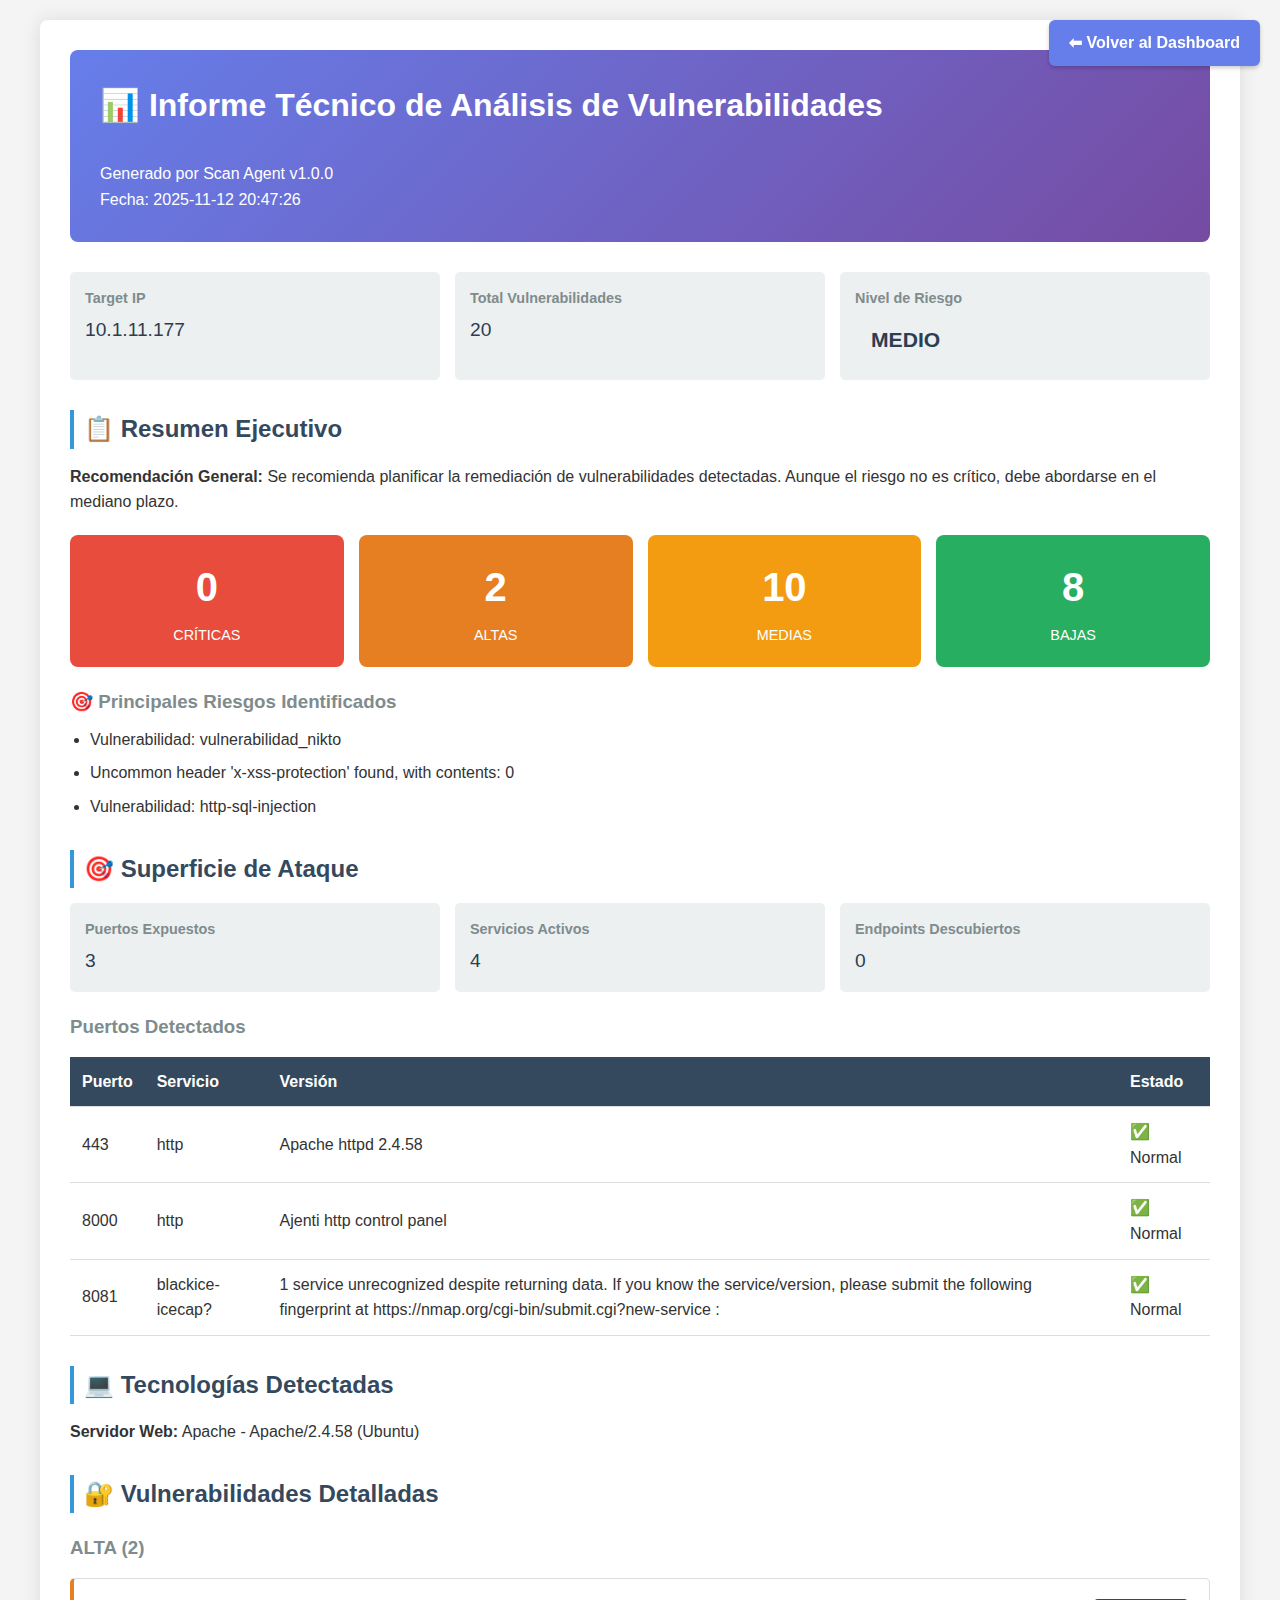
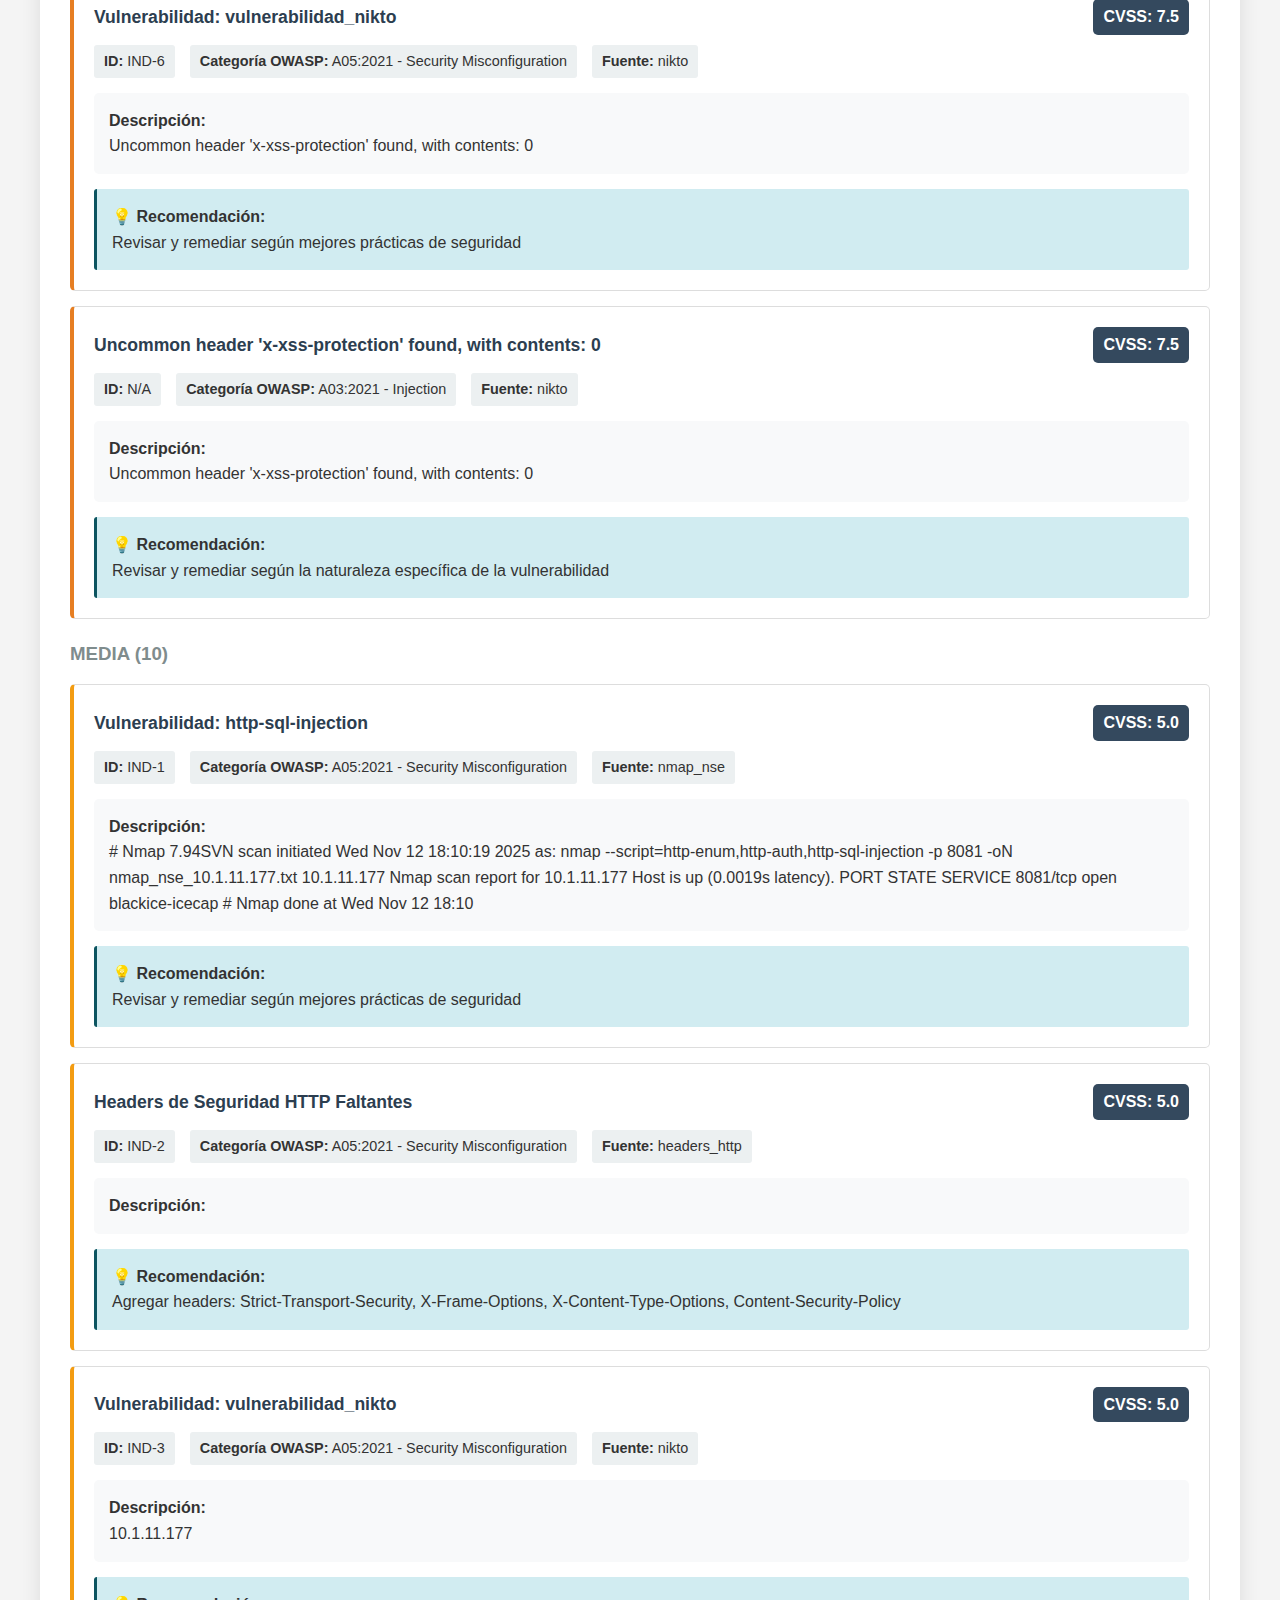
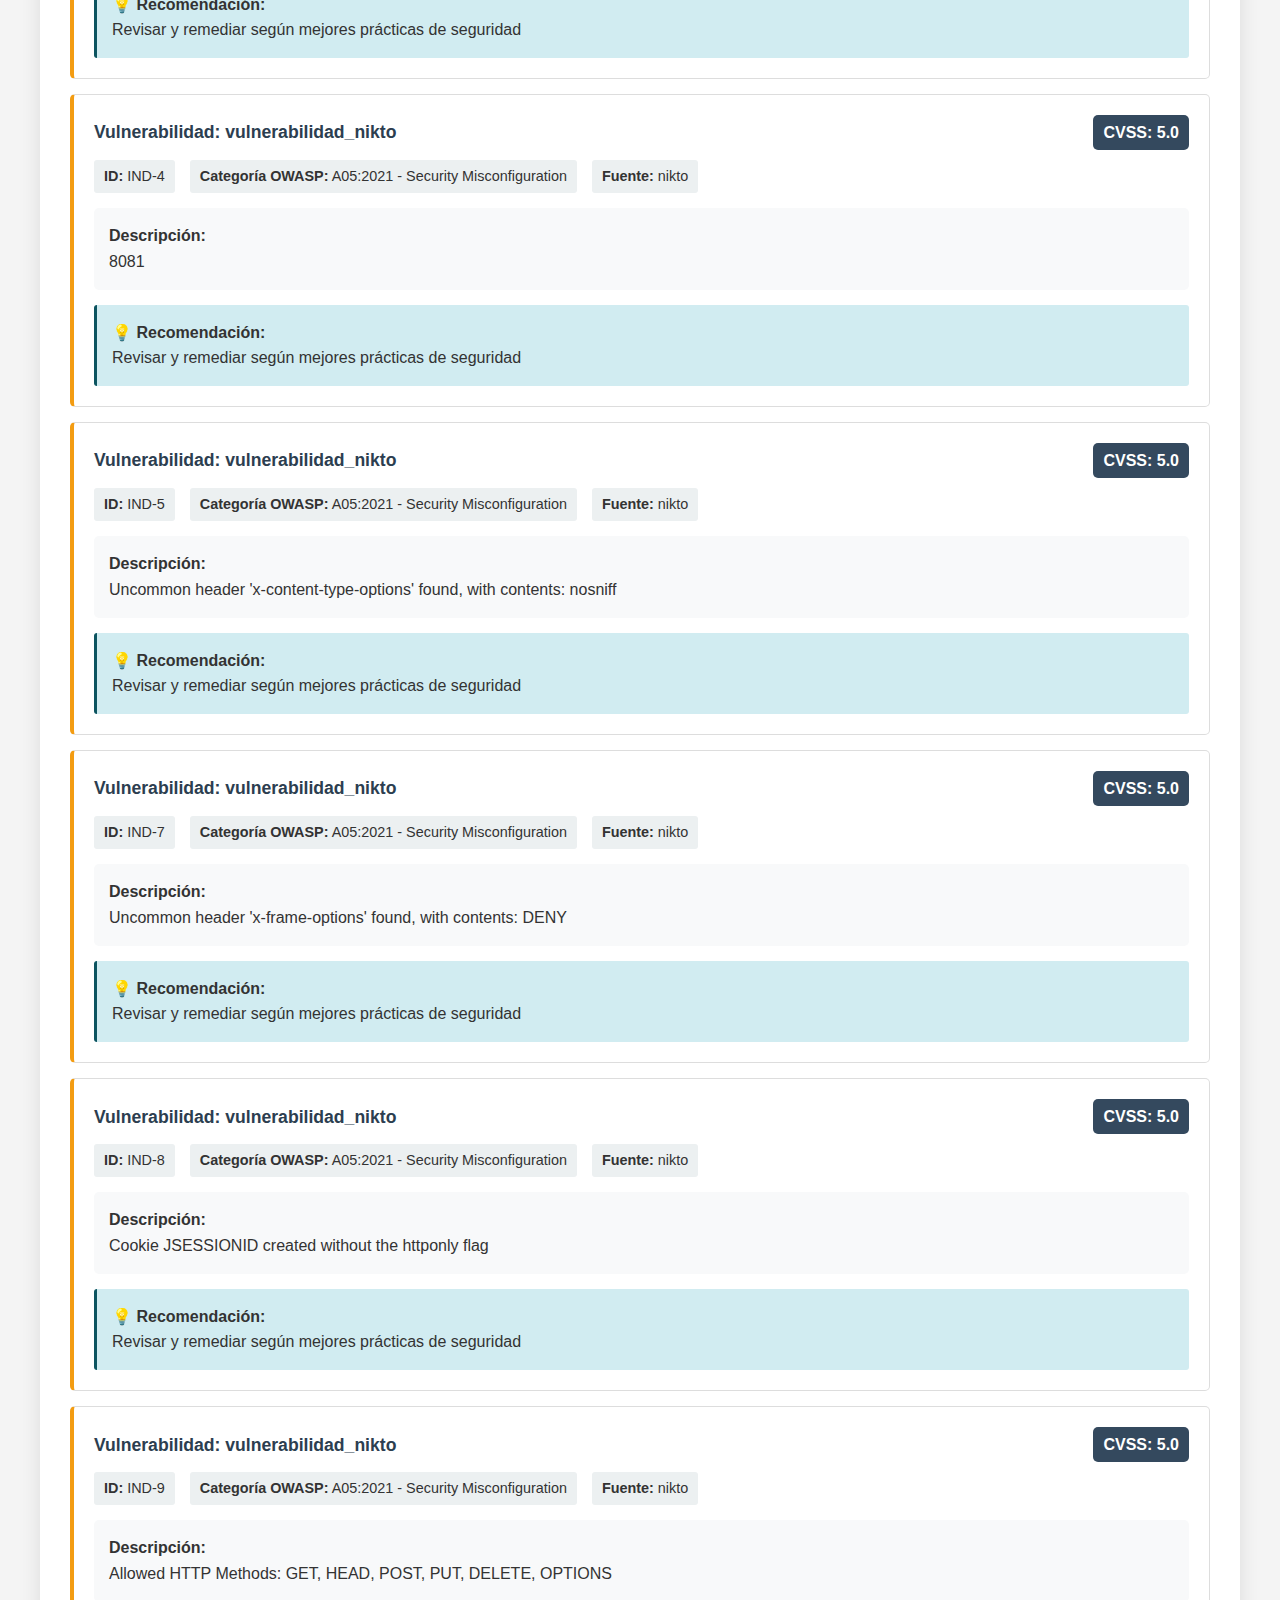
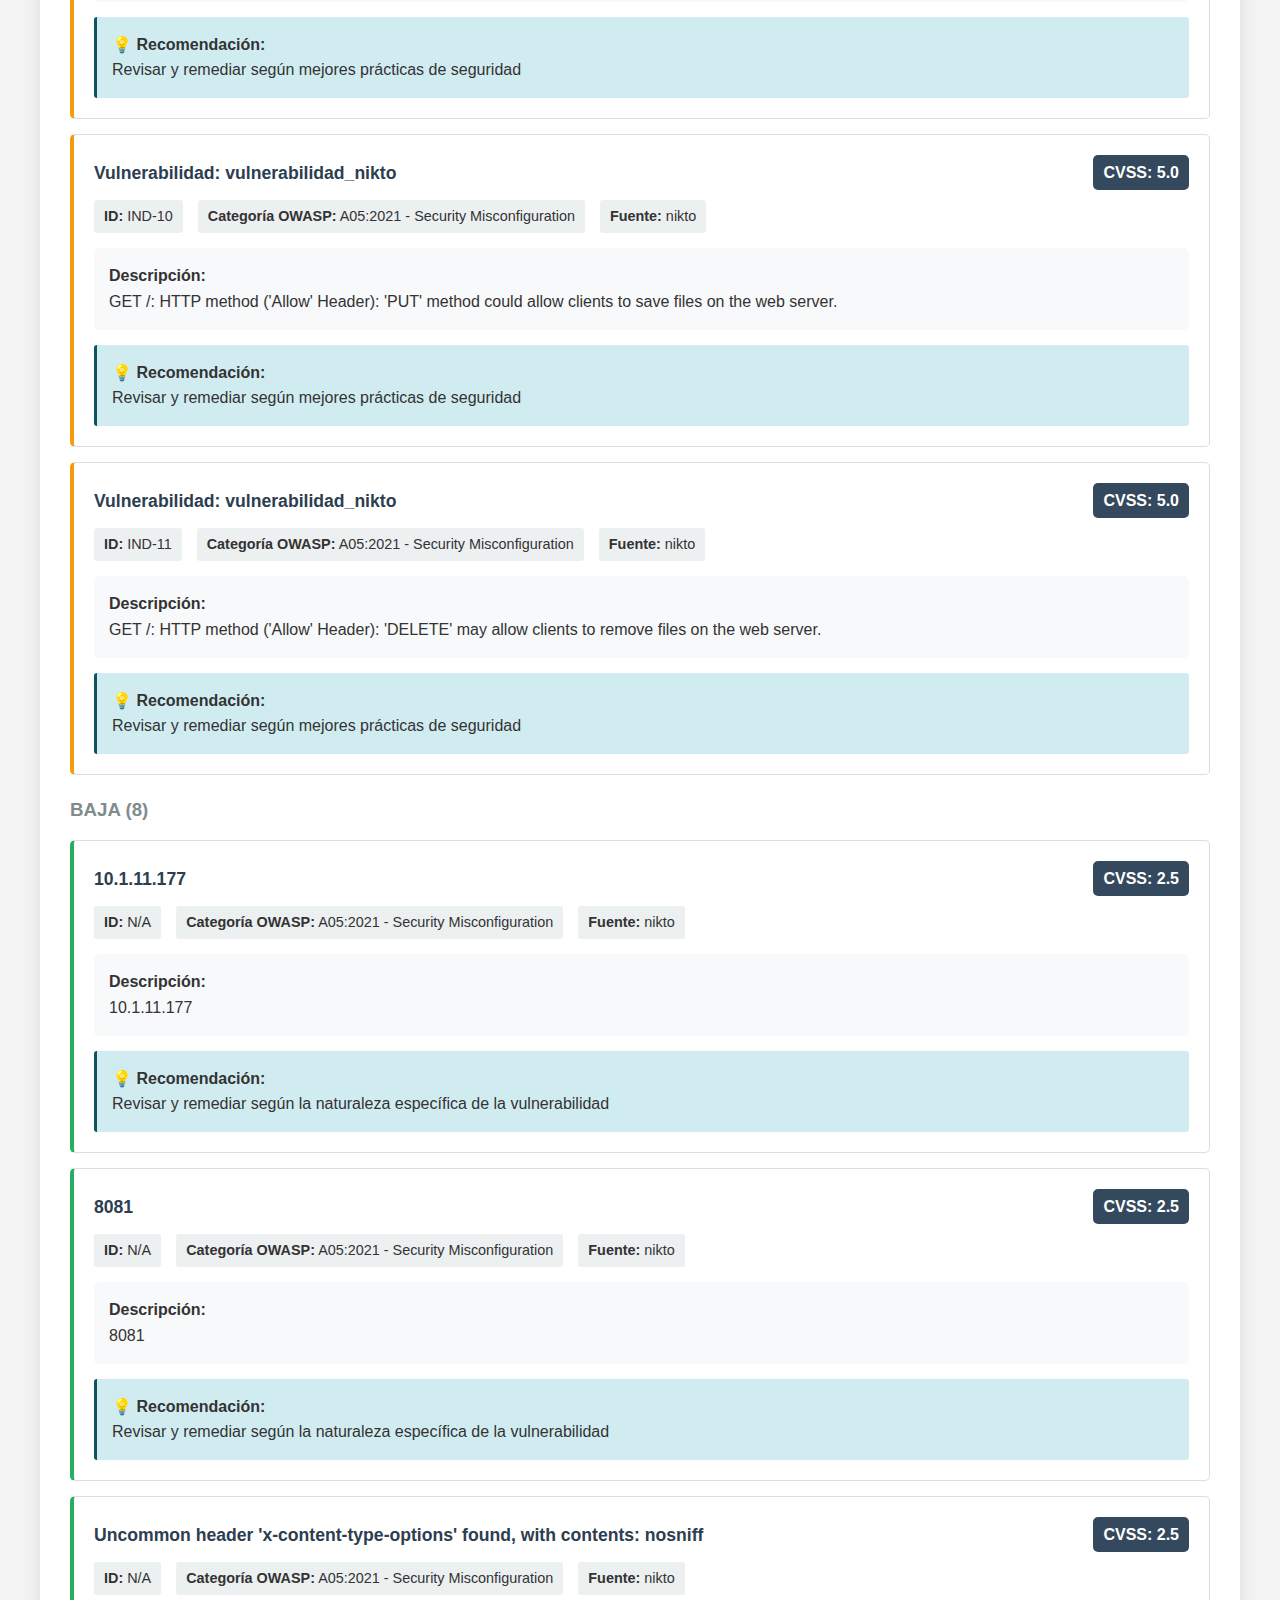
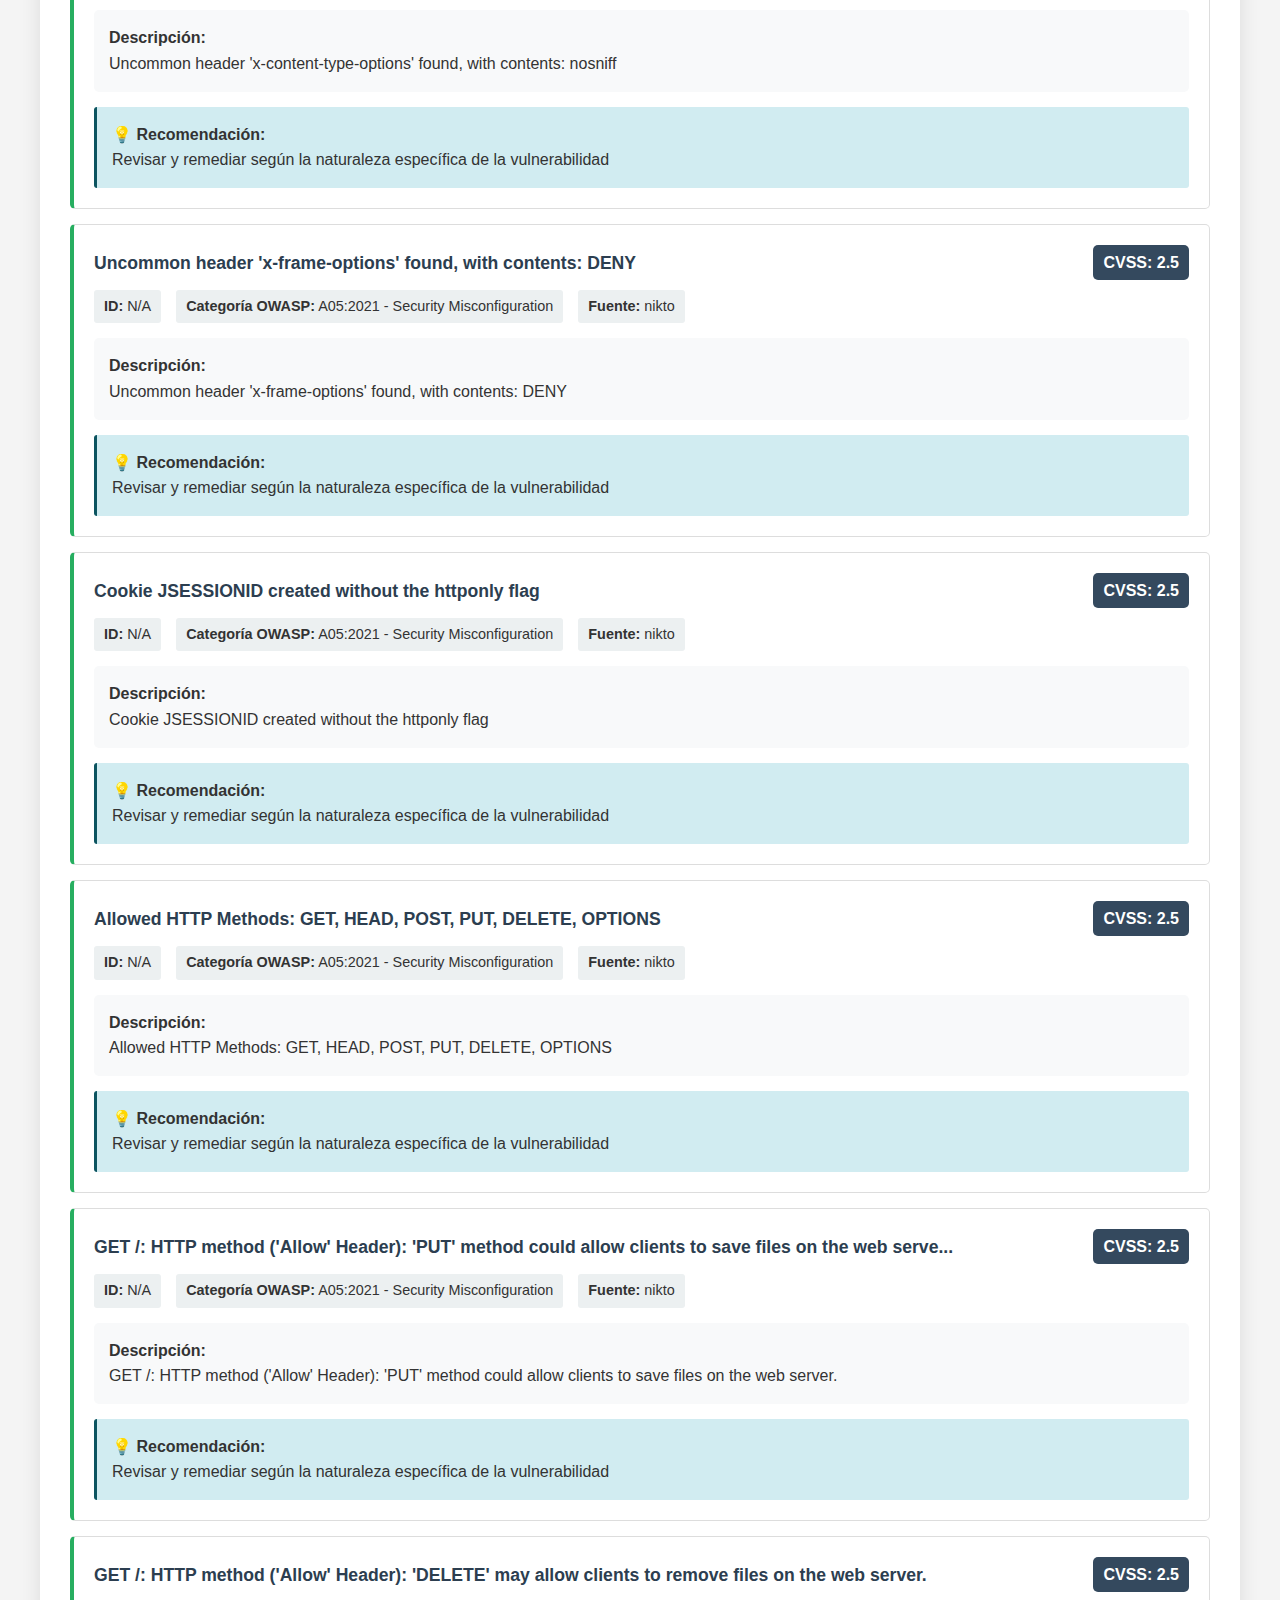
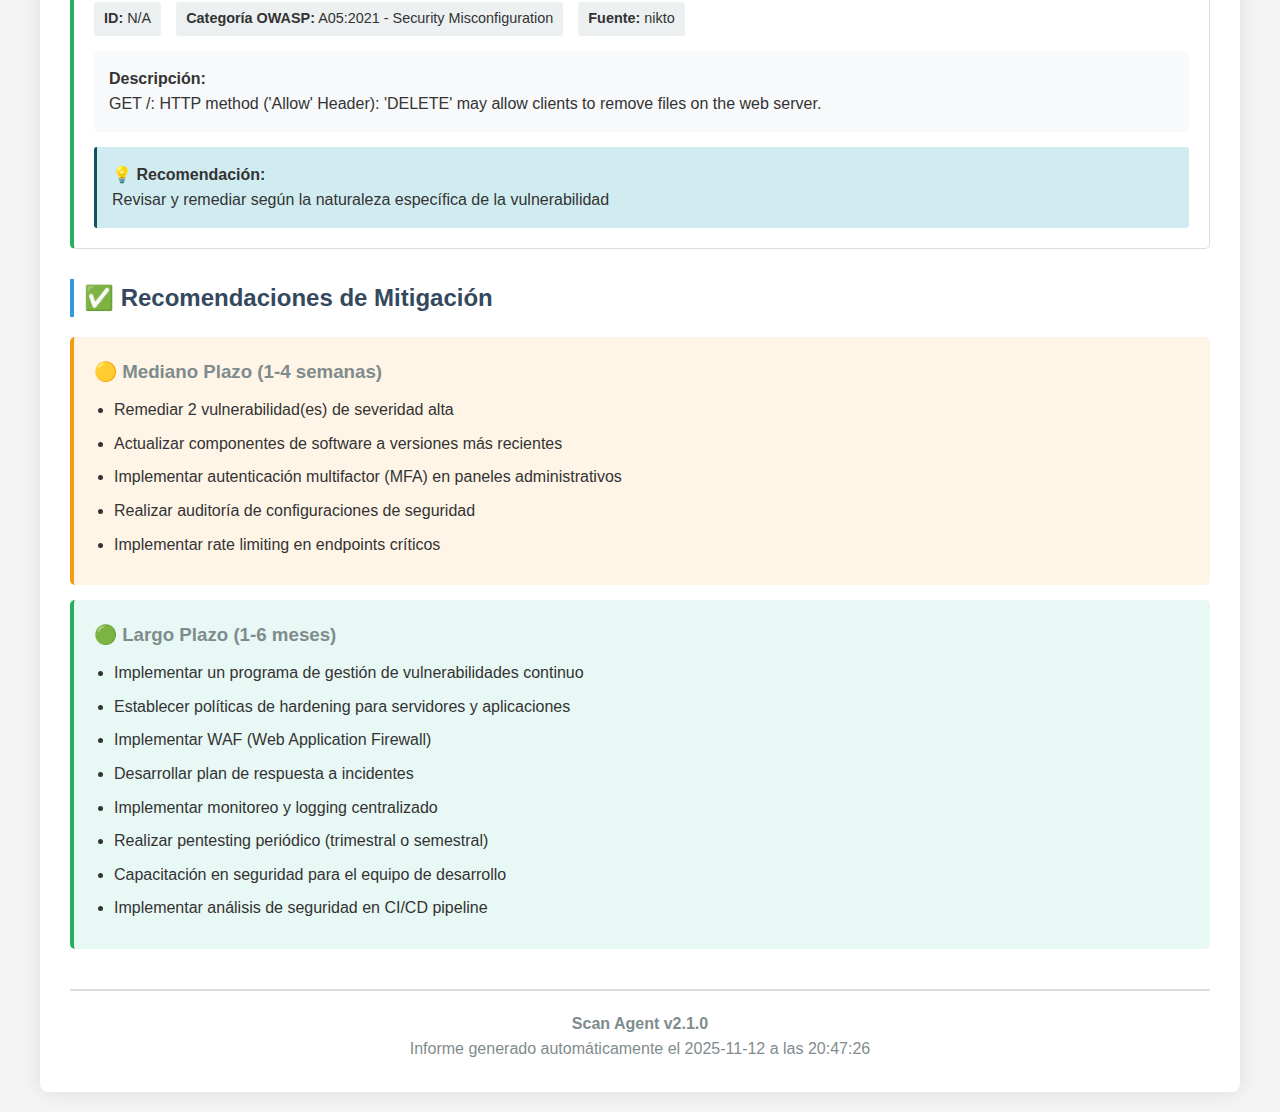
<file: examples/ejemplo_informe_tecnico.html>
<!DOCTYPE html>
<html lang="es">
<head>
    <meta charset="UTF-8">
    <meta name="viewport" content="width=device-width, initial-scale=1.0">
    <title>Informe de Vulnerabilidades - 10.1.11.177</title>
    <style>
        * {
            margin: 0;
            padding: 0;
            box-sizing: border-box;
        }
        body {
            font-family: 'Segoe UI', Tahoma, Geneva, Verdana, sans-serif;
            line-height: 1.6;
            color: #333;
            background: #f4f4f4;
            padding: 20px;
        }
        .dashboard-link {
            position: fixed;
            top: 20px;
            right: 20px;
            background: #667eea;
            color: white;
            padding: 10px 20px;
            border-radius: 6px;
            text-decoration: none;
            font-weight: bold;
            box-shadow: 0 2px 4px rgba(0,0,0,0.2);
            transition: all 0.3s;
            z-index: 1000;
        }
        .dashboard-link:hover {
            background: #5568d3;
            transform: translateY(-2px);
            box-shadow: 0 4px 8px rgba(0,0,0,0.3);
        }
        .container {
            max-width: 1200px;
            margin: 0 auto;
            background: white;
            padding: 30px;
            box-shadow: 0 0 20px rgba(0,0,0,0.1);
            border-radius: 8px;
        }
        h1 {
            color: #2c3e50;
            border-bottom: 4px solid #3498db;
            padding-bottom: 10px;
            margin-bottom: 20px;
        }
        h2 {
            color: #34495e;
            margin-top: 30px;
            margin-bottom: 15px;
            border-left: 4px solid #3498db;
            padding-left: 10px;
        }
        h3 {
            color: #7f8c8d;
            margin-top: 20px;
            margin-bottom: 10px;
        }
        .header {
            background: linear-gradient(135deg, #667eea 0%, #764ba2 100%);
            color: white;
            padding: 30px;
            border-radius: 8px;
            margin-bottom: 30px;
        }
        .header h1 {
            color: white;
            border: none;
        }
        .metadata {
            display: grid;
            grid-template-columns: repeat(auto-fit, minmax(200px, 1fr));
            gap: 15px;
            margin-bottom: 20px;
        }
        .metadata-item {
            background: #ecf0f1;
            padding: 15px;
            border-radius: 5px;
        }
        .metadata-label {
            font-weight: bold;
            color: #7f8c8d;
            font-size: 0.9em;
        }
        .metadata-value {
            font-size: 1.2em;
            color: #2c3e50;
            margin-top: 5px;
        }
        .risk-badge {
            display: inline-block;
            padding: 8px 16px;
            border-radius: 20px;
            font-weight: bold;
            font-size: 1.1em;
        }
        .risk-critico {
            background: #e74c3c;
            color: white;
        }
        .risk-alto {
            background: #e67e22;
            color: white;
        }
        .risk-medio {
            background: #f39c12;
            color: white;
        }
        .risk-bajo {
            background: #27ae60;
            color: white;
        }
        .stats {
            display: grid;
            grid-template-columns: repeat(auto-fit, minmax(150px, 1fr));
            gap: 15px;
            margin: 20px 0;
        }
        .stat-box {
            background: #3498db;
            color: white;
            padding: 20px;
            border-radius: 8px;
            text-align: center;
        }
        .stat-box.critica { background: #e74c3c; }
        .stat-box.alta { background: #e67e22; }
        .stat-box.media { background: #f39c12; }
        .stat-box.baja { background: #27ae60; }
        .stat-number {
            font-size: 2.5em;
            font-weight: bold;
        }
        .stat-label {
            font-size: 0.9em;
            margin-top: 5px;
        }
        .vulnerability {
            background: #fff;
            border: 1px solid #ddd;
            border-left: 4px solid #3498db;
            padding: 20px;
            margin: 15px 0;
            border-radius: 5px;
        }
        .vulnerability.critica { border-left-color: #e74c3c; }
        .vulnerability.alta { border-left-color: #e67e22; }
        .vulnerability.media { border-left-color: #f39c12; }
        .vulnerability.baja { border-left-color: #27ae60; }
        .vuln-header {
            display: flex;
            justify-content: space-between;
            align-items: center;
            margin-bottom: 10px;
        }
        .vuln-title {
            font-weight: bold;
            font-size: 1.1em;
            color: #2c3e50;
        }
        .cvss-score {
            background: #34495e;
            color: white;
            padding: 5px 10px;
            border-radius: 5px;
            font-weight: bold;
        }
        .vuln-meta {
            display: flex;
            gap: 15px;
            margin: 10px 0;
            flex-wrap: wrap;
        }
        .vuln-meta span {
            background: #ecf0f1;
            padding: 5px 10px;
            border-radius: 3px;
            font-size: 0.9em;
        }
        .vuln-description {
            margin: 15px 0;
            padding: 15px;
            background: #f8f9fa;
            border-radius: 5px;
        }
        .vuln-recommendation {
            margin-top: 15px;
            padding: 15px;
            background: #d1ecf1;
            border-left: 3px solid #0c5460;
            border-radius: 3px;
        }
        .recommendations {
            margin: 20px 0;
        }
        .rec-section {
            margin: 15px 0;
            padding: 20px;
            border-radius: 5px;
        }
        .rec-section.corto { background: #fee; border-left: 4px solid #e74c3c; }
        .rec-section.mediano { background: #fef5e7; border-left: 4px solid #f39c12; }
        .rec-section.largo { background: #e8f8f5; border-left: 4px solid #27ae60; }
        .rec-section h3 {
            margin-top: 0;
        }
        ul {
            margin-left: 20px;
            margin-top: 10px;
        }
        li {
            margin: 8px 0;
        }
        .port-table, .tech-table {
            width: 100%;
            border-collapse: collapse;
            margin: 15px 0;
        }
        .port-table th, .port-table td, .tech-table th, .tech-table td {
            padding: 12px;
            text-align: left;
            border-bottom: 1px solid #ddd;
        }
        .port-table th, .tech-table th {
            background: #34495e;
            color: white;
        }
        .port-table tr:hover, .tech-table tr:hover {
            background: #f5f5f5;
        }
        .critical-port {
            background: #ffe6e6 !important;
        }
        .footer {
            margin-top: 40px;
            padding-top: 20px;
            border-top: 2px solid #ddd;
            text-align: center;
            color: #7f8c8d;
        }
    </style>
</head>
<body>
    <div class="container">
        <div class="header">
            <h1>📊 Informe Técnico de Análisis de Vulnerabilidades</h1>
            <p>Generado por Scan Agent v1.0.0</p>
            <p>Fecha: 2025-11-12 20:47:26</p>
        </div>

        <div class="metadata">
            <div class="metadata-item">
                <div class="metadata-label">Target IP</div>
                <div class="metadata-value">10.1.11.177</div>
            </div>
            <div class="metadata-item">
                <div class="metadata-label">Total Vulnerabilidades</div>
                <div class="metadata-value">20</div>
            </div>
            <div class="metadata-item">
                <div class="metadata-label">Nivel de Riesgo</div>
                <div class="metadata-value">
                    <span class="risk-badge risk-amarillo">
                        MEDIO
                    </span>
                </div>
            </div>
        </div>

        <h2>📋 Resumen Ejecutivo</h2>
        <p><strong>Recomendación General:</strong> Se recomienda planificar la remediación de vulnerabilidades detectadas. Aunque el riesgo no es crítico, debe abordarse en el mediano plazo.</p>
        
        <div class="stats">
            <div class="stat-box critica">
                <div class="stat-number">0</div>
                <div class="stat-label">CRÍTICAS</div>
            </div>
            <div class="stat-box alta">
                <div class="stat-number">2</div>
                <div class="stat-label">ALTAS</div>
            </div>
            <div class="stat-box media">
                <div class="stat-number">10</div>
                <div class="stat-label">MEDIAS</div>
            </div>
            <div class="stat-box baja">
                <div class="stat-number">8</div>
                <div class="stat-label">BAJAS</div>
            </div>
        </div>

        <h3>🎯 Principales Riesgos Identificados</h3><ul><li>Vulnerabilidad: vulnerabilidad_nikto</li><li>Uncommon header 'x-xss-protection' found, with contents: 0</li><li>Vulnerabilidad: http-sql-injection</li></ul>

        <h2>🎯 Superficie de Ataque</h2>
        <div class="metadata">
            <div class="metadata-item">
                <div class="metadata-label">Puertos Expuestos</div>
                <div class="metadata-value">3</div>
            </div>
            <div class="metadata-item">
                <div class="metadata-label">Servicios Activos</div>
                <div class="metadata-value">4</div>
            </div>
            <div class="metadata-item">
                <div class="metadata-label">Endpoints Descubiertos</div>
                <div class="metadata-value">0</div>
            </div>
        </div>

        <h3>Puertos Detectados</h3><table class="port-table"><thead><tr><th>Puerto</th><th>Servicio</th><th>Versión</th><th>Estado</th></tr></thead><tbody><tr class=""><td>443</td><td>http</td><td>Apache httpd 2.4.58</td><td>✅ Normal</td></tr><tr class=""><td>8000</td><td>http</td><td>Ajenti http control panel</td><td>✅ Normal</td></tr><tr class=""><td>8081</td><td>blackice-icecap?</td><td>1 service unrecognized despite returning data. If you know the service/version, please submit the following fingerprint at https://nmap.org/cgi-bin/submit.cgi?new-service :</td><td>✅ Normal</td></tr></tbody></table>
        

        <h2>💻 Tecnologías Detectadas</h2>
        <p><strong>Servidor Web:</strong> Apache - Apache/2.4.58 (Ubuntu)</p>

        <h2>🔐 Vulnerabilidades Detalladas</h2>
        <h3>ALTA (2)</h3><div class="vulnerability alta"><div class="vuln-header"><div class="vuln-title">Vulnerabilidad: vulnerabilidad_nikto</div><div class="cvss-score">CVSS: 7.5</div></div><div class="vuln-meta"><span><strong>ID:</strong> IND-6</span><span><strong>Categoría OWASP:</strong> A05:2021 - Security Misconfiguration</span><span><strong>Fuente:</strong> nikto</span></div><div class="vuln-description"><strong>Descripción:</strong><br>Uncommon header 'x-xss-protection' found, with contents: 0</div><div class="vuln-recommendation"><strong>💡 Recomendación:</strong><br>Revisar y remediar según mejores prácticas de seguridad</div></div><div class="vulnerability alta"><div class="vuln-header"><div class="vuln-title">Uncommon header 'x-xss-protection' found, with contents: 0</div><div class="cvss-score">CVSS: 7.5</div></div><div class="vuln-meta"><span><strong>ID:</strong> N/A</span><span><strong>Categoría OWASP:</strong> A03:2021 - Injection</span><span><strong>Fuente:</strong> nikto</span></div><div class="vuln-description"><strong>Descripción:</strong><br>Uncommon header 'x-xss-protection' found, with contents: 0</div><div class="vuln-recommendation"><strong>💡 Recomendación:</strong><br>Revisar y remediar según la naturaleza específica de la vulnerabilidad</div></div><h3>MEDIA (10)</h3><div class="vulnerability media"><div class="vuln-header"><div class="vuln-title">Vulnerabilidad: http-sql-injection</div><div class="cvss-score">CVSS: 5.0</div></div><div class="vuln-meta"><span><strong>ID:</strong> IND-1</span><span><strong>Categoría OWASP:</strong> A05:2021 - Security Misconfiguration</span><span><strong>Fuente:</strong> nmap_nse</span></div><div class="vuln-description"><strong>Descripción:</strong><br># Nmap 7.94SVN scan initiated Wed Nov 12 18:10:19 2025 as: nmap --script=http-enum,http-auth,http-sql-injection -p 8081 -oN nmap_nse_10.1.11.177.txt 10.1.11.177
Nmap scan report for 10.1.11.177
Host is up (0.0019s latency).

PORT     STATE SERVICE
8081/tcp open  blackice-icecap

# Nmap done at Wed Nov 12 18:10</div><div class="vuln-recommendation"><strong>💡 Recomendación:</strong><br>Revisar y remediar según mejores prácticas de seguridad</div></div><div class="vulnerability media"><div class="vuln-header"><div class="vuln-title">Headers de Seguridad HTTP Faltantes</div><div class="cvss-score">CVSS: 5.0</div></div><div class="vuln-meta"><span><strong>ID:</strong> IND-2</span><span><strong>Categoría OWASP:</strong> A05:2021 - Security Misconfiguration</span><span><strong>Fuente:</strong> headers_http</span></div><div class="vuln-description"><strong>Descripción:</strong><br></div><div class="vuln-recommendation"><strong>💡 Recomendación:</strong><br>Agregar headers: Strict-Transport-Security, X-Frame-Options, X-Content-Type-Options, Content-Security-Policy</div></div><div class="vulnerability media"><div class="vuln-header"><div class="vuln-title">Vulnerabilidad: vulnerabilidad_nikto</div><div class="cvss-score">CVSS: 5.0</div></div><div class="vuln-meta"><span><strong>ID:</strong> IND-3</span><span><strong>Categoría OWASP:</strong> A05:2021 - Security Misconfiguration</span><span><strong>Fuente:</strong> nikto</span></div><div class="vuln-description"><strong>Descripción:</strong><br>10.1.11.177</div><div class="vuln-recommendation"><strong>💡 Recomendación:</strong><br>Revisar y remediar según mejores prácticas de seguridad</div></div><div class="vulnerability media"><div class="vuln-header"><div class="vuln-title">Vulnerabilidad: vulnerabilidad_nikto</div><div class="cvss-score">CVSS: 5.0</div></div><div class="vuln-meta"><span><strong>ID:</strong> IND-4</span><span><strong>Categoría OWASP:</strong> A05:2021 - Security Misconfiguration</span><span><strong>Fuente:</strong> nikto</span></div><div class="vuln-description"><strong>Descripción:</strong><br>8081</div><div class="vuln-recommendation"><strong>💡 Recomendación:</strong><br>Revisar y remediar según mejores prácticas de seguridad</div></div><div class="vulnerability media"><div class="vuln-header"><div class="vuln-title">Vulnerabilidad: vulnerabilidad_nikto</div><div class="cvss-score">CVSS: 5.0</div></div><div class="vuln-meta"><span><strong>ID:</strong> IND-5</span><span><strong>Categoría OWASP:</strong> A05:2021 - Security Misconfiguration</span><span><strong>Fuente:</strong> nikto</span></div><div class="vuln-description"><strong>Descripción:</strong><br>Uncommon header 'x-content-type-options' found, with contents: nosniff</div><div class="vuln-recommendation"><strong>💡 Recomendación:</strong><br>Revisar y remediar según mejores prácticas de seguridad</div></div><div class="vulnerability media"><div class="vuln-header"><div class="vuln-title">Vulnerabilidad: vulnerabilidad_nikto</div><div class="cvss-score">CVSS: 5.0</div></div><div class="vuln-meta"><span><strong>ID:</strong> IND-7</span><span><strong>Categoría OWASP:</strong> A05:2021 - Security Misconfiguration</span><span><strong>Fuente:</strong> nikto</span></div><div class="vuln-description"><strong>Descripción:</strong><br>Uncommon header 'x-frame-options' found, with contents: DENY</div><div class="vuln-recommendation"><strong>💡 Recomendación:</strong><br>Revisar y remediar según mejores prácticas de seguridad</div></div><div class="vulnerability media"><div class="vuln-header"><div class="vuln-title">Vulnerabilidad: vulnerabilidad_nikto</div><div class="cvss-score">CVSS: 5.0</div></div><div class="vuln-meta"><span><strong>ID:</strong> IND-8</span><span><strong>Categoría OWASP:</strong> A05:2021 - Security Misconfiguration</span><span><strong>Fuente:</strong> nikto</span></div><div class="vuln-description"><strong>Descripción:</strong><br>Cookie JSESSIONID created without the httponly flag</div><div class="vuln-recommendation"><strong>💡 Recomendación:</strong><br>Revisar y remediar según mejores prácticas de seguridad</div></div><div class="vulnerability media"><div class="vuln-header"><div class="vuln-title">Vulnerabilidad: vulnerabilidad_nikto</div><div class="cvss-score">CVSS: 5.0</div></div><div class="vuln-meta"><span><strong>ID:</strong> IND-9</span><span><strong>Categoría OWASP:</strong> A05:2021 - Security Misconfiguration</span><span><strong>Fuente:</strong> nikto</span></div><div class="vuln-description"><strong>Descripción:</strong><br>Allowed HTTP Methods: GET, HEAD, POST, PUT, DELETE, OPTIONS</div><div class="vuln-recommendation"><strong>💡 Recomendación:</strong><br>Revisar y remediar según mejores prácticas de seguridad</div></div><div class="vulnerability media"><div class="vuln-header"><div class="vuln-title">Vulnerabilidad: vulnerabilidad_nikto</div><div class="cvss-score">CVSS: 5.0</div></div><div class="vuln-meta"><span><strong>ID:</strong> IND-10</span><span><strong>Categoría OWASP:</strong> A05:2021 - Security Misconfiguration</span><span><strong>Fuente:</strong> nikto</span></div><div class="vuln-description"><strong>Descripción:</strong><br>GET /: HTTP method ('Allow' Header): 'PUT' method could allow clients to save files on the web server.</div><div class="vuln-recommendation"><strong>💡 Recomendación:</strong><br>Revisar y remediar según mejores prácticas de seguridad</div></div><div class="vulnerability media"><div class="vuln-header"><div class="vuln-title">Vulnerabilidad: vulnerabilidad_nikto</div><div class="cvss-score">CVSS: 5.0</div></div><div class="vuln-meta"><span><strong>ID:</strong> IND-11</span><span><strong>Categoría OWASP:</strong> A05:2021 - Security Misconfiguration</span><span><strong>Fuente:</strong> nikto</span></div><div class="vuln-description"><strong>Descripción:</strong><br>GET /: HTTP method ('Allow' Header): 'DELETE' may allow clients to remove files on the web server.</div><div class="vuln-recommendation"><strong>💡 Recomendación:</strong><br>Revisar y remediar según mejores prácticas de seguridad</div></div><h3>BAJA (8)</h3><div class="vulnerability baja"><div class="vuln-header"><div class="vuln-title">10.1.11.177</div><div class="cvss-score">CVSS: 2.5</div></div><div class="vuln-meta"><span><strong>ID:</strong> N/A</span><span><strong>Categoría OWASP:</strong> A05:2021 - Security Misconfiguration</span><span><strong>Fuente:</strong> nikto</span></div><div class="vuln-description"><strong>Descripción:</strong><br>10.1.11.177</div><div class="vuln-recommendation"><strong>💡 Recomendación:</strong><br>Revisar y remediar según la naturaleza específica de la vulnerabilidad</div></div><div class="vulnerability baja"><div class="vuln-header"><div class="vuln-title">8081</div><div class="cvss-score">CVSS: 2.5</div></div><div class="vuln-meta"><span><strong>ID:</strong> N/A</span><span><strong>Categoría OWASP:</strong> A05:2021 - Security Misconfiguration</span><span><strong>Fuente:</strong> nikto</span></div><div class="vuln-description"><strong>Descripción:</strong><br>8081</div><div class="vuln-recommendation"><strong>💡 Recomendación:</strong><br>Revisar y remediar según la naturaleza específica de la vulnerabilidad</div></div><div class="vulnerability baja"><div class="vuln-header"><div class="vuln-title">Uncommon header 'x-content-type-options' found, with contents: nosniff</div><div class="cvss-score">CVSS: 2.5</div></div><div class="vuln-meta"><span><strong>ID:</strong> N/A</span><span><strong>Categoría OWASP:</strong> A05:2021 - Security Misconfiguration</span><span><strong>Fuente:</strong> nikto</span></div><div class="vuln-description"><strong>Descripción:</strong><br>Uncommon header 'x-content-type-options' found, with contents: nosniff</div><div class="vuln-recommendation"><strong>💡 Recomendación:</strong><br>Revisar y remediar según la naturaleza específica de la vulnerabilidad</div></div><div class="vulnerability baja"><div class="vuln-header"><div class="vuln-title">Uncommon header 'x-frame-options' found, with contents: DENY</div><div class="cvss-score">CVSS: 2.5</div></div><div class="vuln-meta"><span><strong>ID:</strong> N/A</span><span><strong>Categoría OWASP:</strong> A05:2021 - Security Misconfiguration</span><span><strong>Fuente:</strong> nikto</span></div><div class="vuln-description"><strong>Descripción:</strong><br>Uncommon header 'x-frame-options' found, with contents: DENY</div><div class="vuln-recommendation"><strong>💡 Recomendación:</strong><br>Revisar y remediar según la naturaleza específica de la vulnerabilidad</div></div><div class="vulnerability baja"><div class="vuln-header"><div class="vuln-title">Cookie JSESSIONID created without the httponly flag</div><div class="cvss-score">CVSS: 2.5</div></div><div class="vuln-meta"><span><strong>ID:</strong> N/A</span><span><strong>Categoría OWASP:</strong> A05:2021 - Security Misconfiguration</span><span><strong>Fuente:</strong> nikto</span></div><div class="vuln-description"><strong>Descripción:</strong><br>Cookie JSESSIONID created without the httponly flag</div><div class="vuln-recommendation"><strong>💡 Recomendación:</strong><br>Revisar y remediar según la naturaleza específica de la vulnerabilidad</div></div><div class="vulnerability baja"><div class="vuln-header"><div class="vuln-title">Allowed HTTP Methods: GET, HEAD, POST, PUT, DELETE, OPTIONS</div><div class="cvss-score">CVSS: 2.5</div></div><div class="vuln-meta"><span><strong>ID:</strong> N/A</span><span><strong>Categoría OWASP:</strong> A05:2021 - Security Misconfiguration</span><span><strong>Fuente:</strong> nikto</span></div><div class="vuln-description"><strong>Descripción:</strong><br>Allowed HTTP Methods: GET, HEAD, POST, PUT, DELETE, OPTIONS</div><div class="vuln-recommendation"><strong>💡 Recomendación:</strong><br>Revisar y remediar según la naturaleza específica de la vulnerabilidad</div></div><div class="vulnerability baja"><div class="vuln-header"><div class="vuln-title">GET /: HTTP method ('Allow' Header): 'PUT' method could allow clients to save files on the web serve...</div><div class="cvss-score">CVSS: 2.5</div></div><div class="vuln-meta"><span><strong>ID:</strong> N/A</span><span><strong>Categoría OWASP:</strong> A05:2021 - Security Misconfiguration</span><span><strong>Fuente:</strong> nikto</span></div><div class="vuln-description"><strong>Descripción:</strong><br>GET /: HTTP method ('Allow' Header): 'PUT' method could allow clients to save files on the web server.</div><div class="vuln-recommendation"><strong>💡 Recomendación:</strong><br>Revisar y remediar según la naturaleza específica de la vulnerabilidad</div></div><div class="vulnerability baja"><div class="vuln-header"><div class="vuln-title">GET /: HTTP method ('Allow' Header): 'DELETE' may allow clients to remove files on the web server.</div><div class="cvss-score">CVSS: 2.5</div></div><div class="vuln-meta"><span><strong>ID:</strong> N/A</span><span><strong>Categoría OWASP:</strong> A05:2021 - Security Misconfiguration</span><span><strong>Fuente:</strong> nikto</span></div><div class="vuln-description"><strong>Descripción:</strong><br>GET /: HTTP method ('Allow' Header): 'DELETE' may allow clients to remove files on the web server.</div><div class="vuln-recommendation"><strong>💡 Recomendación:</strong><br>Revisar y remediar según la naturaleza específica de la vulnerabilidad</div></div>

        <h2>✅ Recomendaciones de Mitigación</h2>
        <div class="recommendations">
            <div class="rec-section mediano"><h3>🟡 Mediano Plazo (1-4 semanas)</h3><ul><li>Remediar 2 vulnerabilidad(es) de severidad alta</li><li>Actualizar componentes de software a versiones más recientes</li><li>Implementar autenticación multifactor (MFA) en paneles administrativos</li><li>Realizar auditoría de configuraciones de seguridad</li><li>Implementar rate limiting en endpoints críticos</li></ul></div><div class="rec-section largo"><h3>🟢 Largo Plazo (1-6 meses)</h3><ul><li>Implementar un programa de gestión de vulnerabilidades continuo</li><li>Establecer políticas de hardening para servidores y aplicaciones</li><li>Implementar WAF (Web Application Firewall)</li><li>Desarrollar plan de respuesta a incidentes</li><li>Implementar monitoreo y logging centralizado</li><li>Realizar pentesting periódico (trimestral o semestral)</li><li>Capacitación en seguridad para el equipo de desarrollo</li><li>Implementar análisis de seguridad en CI/CD pipeline</li></ul></div>
        </div>

        <div class="footer">
            <p><strong>Scan Agent v2.1.0</strong></p>
            <p>Informe generado automáticamente el 2025-11-12 a las 20:47:26</p>
        </div>
    </div>
    
    <!-- Enlace al dashboard -->
    <a href="dashboard.html" class="dashboard-link">⬅ Volver al Dashboard</a>
</body>
</html>
</file>
